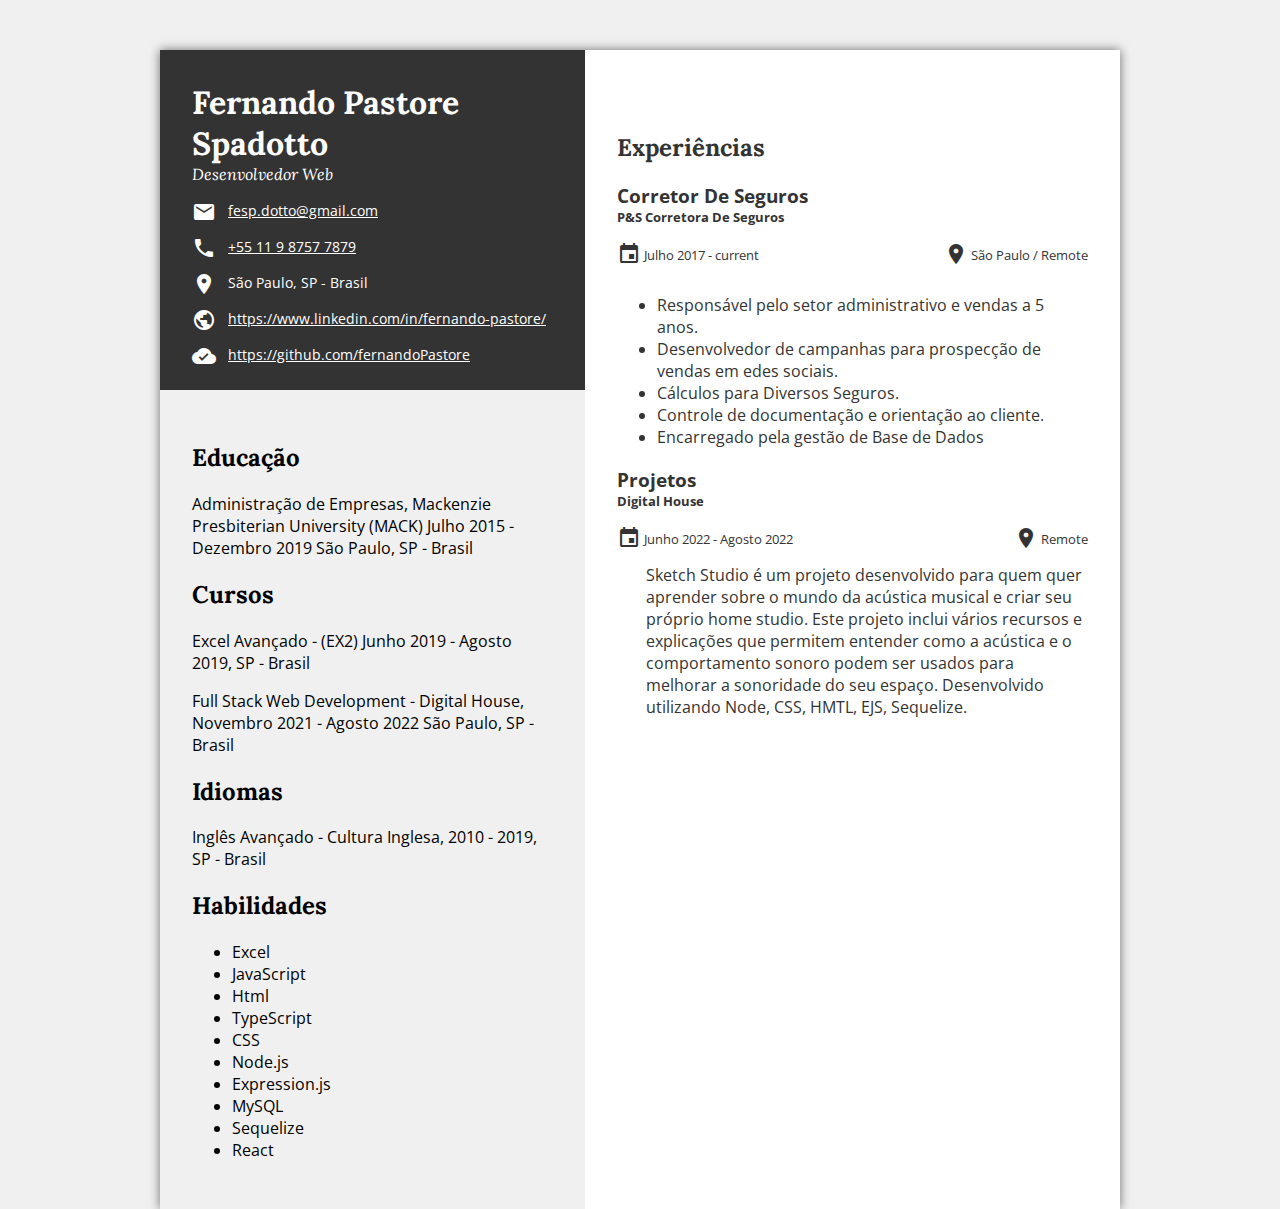
<file: index.html>
<!DOCTYPE html>
<html lang="en">
<head>
    <meta charset="UTF-8">
    <meta http-equiv="X-UA-Compatible" content="IE=edge">
    <meta name="viewport" content="width=device-width, initial-scale=1.0">
    <title>Fernando Pastore - Resume</title>
     <link rel="stylesheet" href="./style.css">
     <style>
         @import url('https://fonts.googleapis.com/css2?family=Lora&family=Open+Sans&display=swap');
     </style>
     <link href="https://fonts.googleapis.com/icon?family=Material+Icons" rel="stylesheet">
</head>
<body>
    <main>
    <section id="contact">
        <h1>Fernando Pastore Spadotto</h1>
        <h2>Desenvolvedor Web</h2>
        <ul>
            <li>
                <i class="material-icons">email</i>
                <a href="fesp.dotto@gmail.com">fesp.dotto@gmail.com</a>
            </li>
            <li>
                <i class="material-icons">phone</i>
                <a href="tel:+5511987577879">+55 11 9 8757 7879</a>
            </li>
            <li>
                <i class="material-icons">place</i>
                <span>São Paulo, SP - Brasil</span>
            </li>
            <li>
                <i class="material-icons">public</i>
                <a href="https://www.linkedin.com/in/fernando-pastore-271a3915a/">
                    https://www.linkedin.com/in/fernando-pastore/</a>
            </li>
            <li>
                <i class="material-icons">cloud_done</i>
                <a href="https://github.com/fernandoPastore">https://github.com/fernandoPastore</a>
            </li>
           
        </ul>
    </section>
    <section id="skills">
        <h2>Educação</h2>
        <p>
            Administração de Empresas, Mackenzie Presbiterian University (MACK) Julho 2015 - Dezembro 2019 São Paulo, SP - Brasil
        </p>
        <h2>Cursos</h2>
        <p>
            Excel Avançado - (EX2) Junho 2019 - Agosto 2019, SP - Brasil
        </p>
        <p>
            Full Stack Web Development - Digital House, Novembro 2021 - Agosto 2022 São Paulo, SP - Brasil
        </p>
        <h2>Idiomas</h2>
        <p>
            Inglês Avançado - Cultura Inglesa, 2010 - 2019, SP - Brasil
        </p>
        <h2>Habilidades</h2>
        <ul>
            <li>Excel</li>
            <li>JavaScript</li>
            <li>Html</li>
            <li>TypeScript</li>
            <li>CSS</li>
            <li>Node.js</li>
            <li>Expression.js</li>
            <li>MySQL</li>
            <li>Sequelize</li>
            <li>React</li>
        </ul>
    </section>
    <section id="experiences">
        <h2>Experiências</h2>
        <article>
            <h3>Corretor De Seguros</h3>
            <h4>P&S Corretora De Seguros</h4>
            <div>
                <span>
                    <i class="material-icons">event</i>
                    Julho 2017 - current
                </span>
                <span>
                    <i class="material-icons">place</i>
                    São Paulo / Remote
                </span>
            </div>
            <ul>
                <li>Responsável pelo setor administrativo e vendas a 5 anos. </li>
                <li>Desenvolvedor de campanhas para prospecção de vendas em edes sociais.</li>
                <li>Cálculos para Diversos Seguros.</li>
                <li>Controle de documentação e orientação ao cliente.</li>
                <li>Encarregado pela gestão de Base de Dados </li>
            </ul>
            <h3>Projetos</h3>
            <h4>Digital House</h4>
            <div>
                <span>
                    <i class="material-icons">event</i>
                    Junho 2022 - Agosto 2022  
                </span>
                <span>
                    <i class="material-icons">place</i>
                     Remote
                </span>
            </div>
                <p>
                Sketch Studio é um projeto desenvolvido para quem quer aprender sobre o mundo da acústica musical e criar seu próprio home studio.
                Este projeto inclui vários recursos e explicações que permitem entender como a acústica e o comportamento
                sonoro podem ser usados para melhorar a sonoridade do seu espaço.
                Desenvolvido utilizando Node, CSS, HMTL, EJS, Sequelize.
                </p>
        </article>
       
    </section>
    </main>
</body>
</html>
</file>
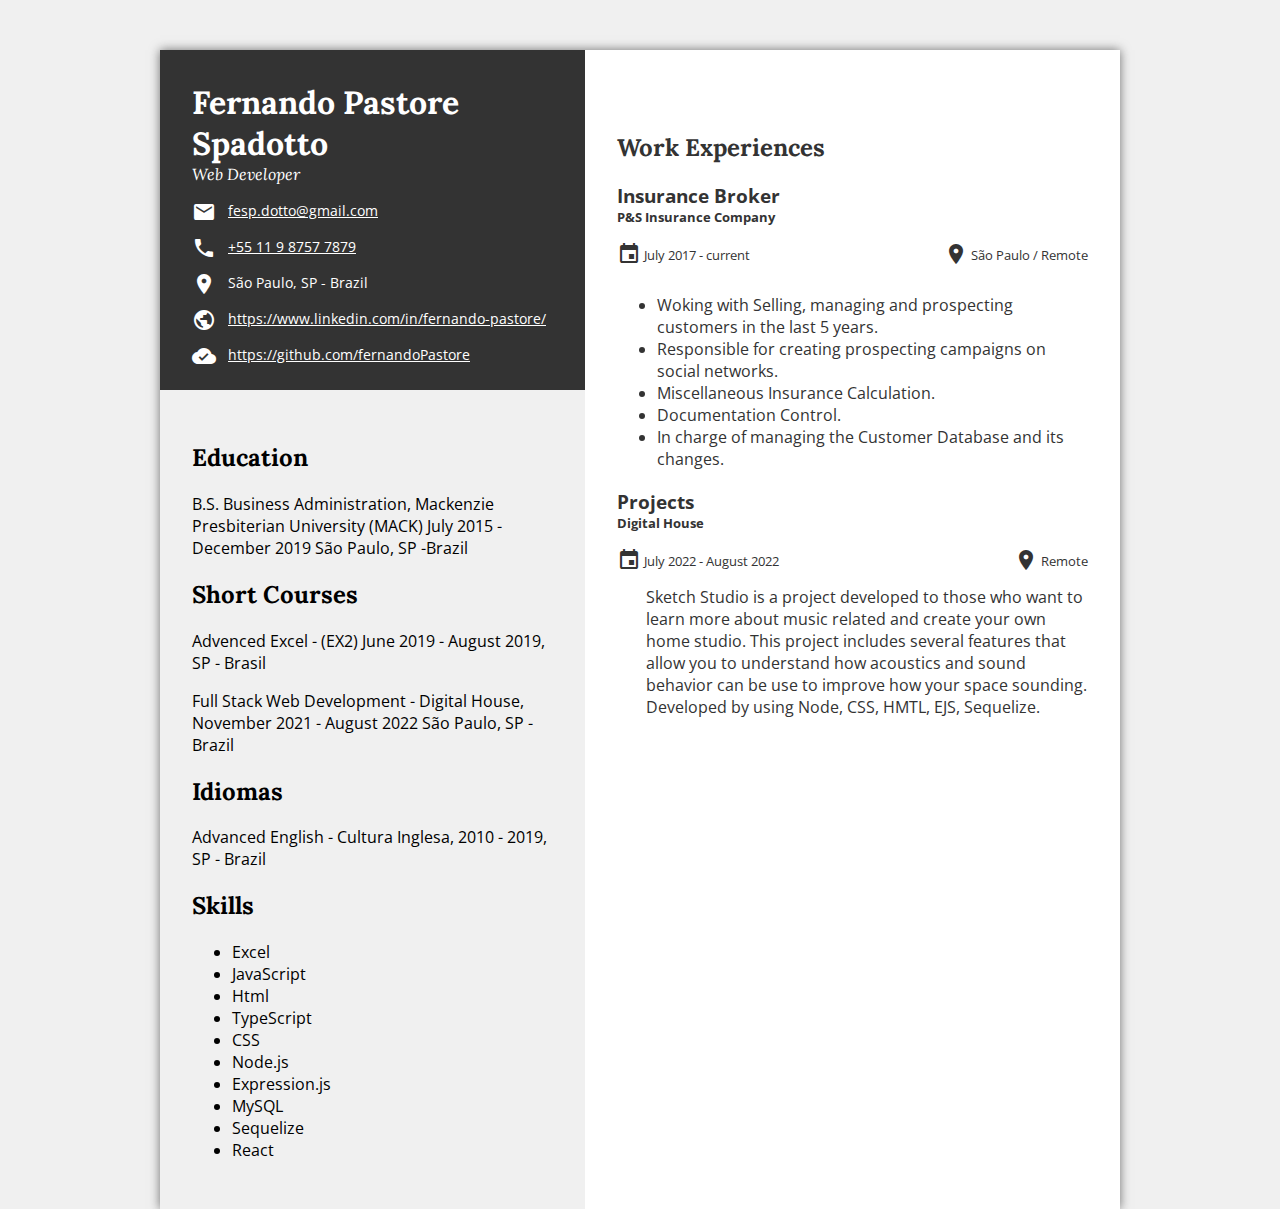
<file: index_en.html>
<!DOCTYPE html>
<html lang="en">
<head>
    <meta charset="UTF-8">
    <meta http-equiv="X-UA-Compatible" content="IE=edge">
    <meta name="viewport" content="width=device-width, initial-scale=1.0">
    <title>Fernando Pastore - Resume</title>
     <link rel="stylesheet" href="./style.css">
     <style>
         @import url('https://fonts.googleapis.com/css2?family=Lora&family=Open+Sans&display=swap');
     </style>
     <link href="https://fonts.googleapis.com/icon?family=Material+Icons" rel="stylesheet">
</head>
<body>
    <main>
    <section id="contact">
        <h1>Fernando Pastore Spadotto</h1>
        <h2>Web Developer</h2>
        <ul>
            <li>
                <i class="material-icons">email</i>
                <a href="fesp.dotto@gmail.com">fesp.dotto@gmail.com</a>
            </li>
            <li>
                <i class="material-icons">phone</i>
                <a href="tel:+5511987577879">+55 11 9 8757 7879</a>
            </li>
            <li>
                <i class="material-icons">place</i>
                <span>São Paulo, SP - Brazil</span>
            </li>
            <li>
                <i class="material-icons">public</i>
                <a href="https://www.linkedin.com/in/fernando-pastore-271a3915a/">
                    https://www.linkedin.com/in/fernando-pastore/</a>
            </li>
            <li>
                <i class="material-icons">cloud_done</i>
                <a href="https://github.com/fernandoPastore">https://github.com/fernandoPastore</a>
            </li>
           
        </ul>
    </section>
    <section id="skills">
        <h2>Education</h2>
        <p>
            B.S. Business Administration, Mackenzie Presbiterian University (MACK) July 2015 - December 2019 São Paulo, SP -Brazil
        </p>
        <h2> Short Courses</h2>
        <p>
            Advenced Excel - (EX2) June 2019 - August 2019, SP - Brasil
        </p>
        <p>
            Full Stack Web Development - Digital House, November 2021 - August 2022 São Paulo, SP -Brazil
        </p>
        <h2>Idiomas</h2>
        <p>
            Advanced English - Cultura Inglesa, 2010 - 2019, SP - Brazil
        </p>
        <h2>Skills</h2>
        <ul>
            <li>Excel</li>
            <li>JavaScript</li>
            <li>Html</li>
            <li>TypeScript</li>
            <li>CSS</li>
            <li>Node.js</li>
            <li>Expression.js</li>
            <li>MySQL</li>
            <li>Sequelize</li>
            <li>React</li>
        </ul>
    </section>
    <section id="experiences">
        <h2>Work Experiences</h2>
        <article>
            <h3>Insurance Broker</h3>
            <h4>P&S Insurance Company</h4>
            <div>
                <span>
                    <i class="material-icons">event</i>
                    July 2017 - current
                </span>
                <span>
                    <i class="material-icons">place</i>
                    São Paulo / Remote
                </span>
            </div>
            <ul>
                <li>Woking with Selling, managing and prospecting customers in the last 5 years.</li>
                <li>Responsible for creating prospecting campaigns on social networks.</li>
                <li>Miscellaneous Insurance Calculation.</li>
                <li>Documentation Control.</li>
                <li>In charge of managing the Customer Database and its changes.</li>
            </ul>
            <h3>Projects</h3>
            <h4>Digital House</h4>
            <div>
                <span>
                    <i class="material-icons">event</i>
                    July 2022 - August 2022  
                </span>
                <span>
                    <i class="material-icons">place</i>
                     Remote
                </span>
            </div>
                <p>
                Sketch Studio is a project developed to those who want to learn more about music related and create your own home studio.
                This project includes several features that allow you to understand how acoustics and sound behavior can be use to improve how your space sounding.
                Developed by using Node, CSS, HMTL, EJS, Sequelize.
                </p>
        </article>
       
    </section>
    </main>
</body>
</html>
</file>
<file: style.css>
* {
    box-sizing: border-box;
    font-family: 'Open Sans', sans-serif;
}

html {
    font-size: 16px;
}

body {
    margin: 0;
    padding: 0;
    background-color: #F0F0F0;
    height: 100vh;
}

h1, h2{
    font-family: 'Lora', serif;
}

main {
    background-color: white;
    width: 960px;
    margin: 50px auto;
    display: grid;
    grid-template-areas: "contact experiences"
                         "skills  experiences";
    grid-template-columns: 425px 1fr;
    grid-template-rows: 340px 1fr;
    box-shadow: 0 0 10px  rgb(110, 110, 110);
}

main  section {
    padding: 32px;
}

#contact {
    grid-area: contact;
    background-color: #333;
    color: white;
}

#contact h1, #contact h2{
    margin: 0;
}

#contact h2 {
    font-style: italic;
    font-weight: normal;
    font-size: 1rem;
}


#contact > ul{
    margin: 0;
    padding: 0;
    list-style: none;
    font-size: .9rem;
}

#contact > ul li {
    margin-top: 8px;
}

#contact > ul i{
    position: relative;
    top: 8px;
    margin-right: 8px
}

#contact > ul a {
    color: white;
}

#skills {
    grid-area: skills;
    background-color: #F0F0F0;
}
#skills > h2 {
    font-size: 1.5rem;
}

#experiences {
    grid-area: experiences;
    color: #333
}

#experiences h2{
    margin-top: 50px;
}

#experiences i {
    position: relative;
    top: 0.4rem;
}

#experiences h3{
    margin-bottom: 0;
}

#experiences h4 {
    margin: 0 0 10px 0;
    font-size: .8rem;
}

#experiences article div {
    display: flex;
    justify-content: space-between;
    font-size: .8rem;
}

#experiences article ul {
    margin-top: 30px;
}

#experiences article p { 
    margin-left:1.8rem;
}


@media (max-width: 960px) {
    main {
        margin: 0;
        width: 100%;
        box-shadow: none;
    }
}

@media (max-width: 720px) {
    main {
        grid-template-areas: "contact"
                             "skills "
                             "experiences";
        grid-template-columns: 1fr;
        min-width: 360px;
    }
}
</file>
